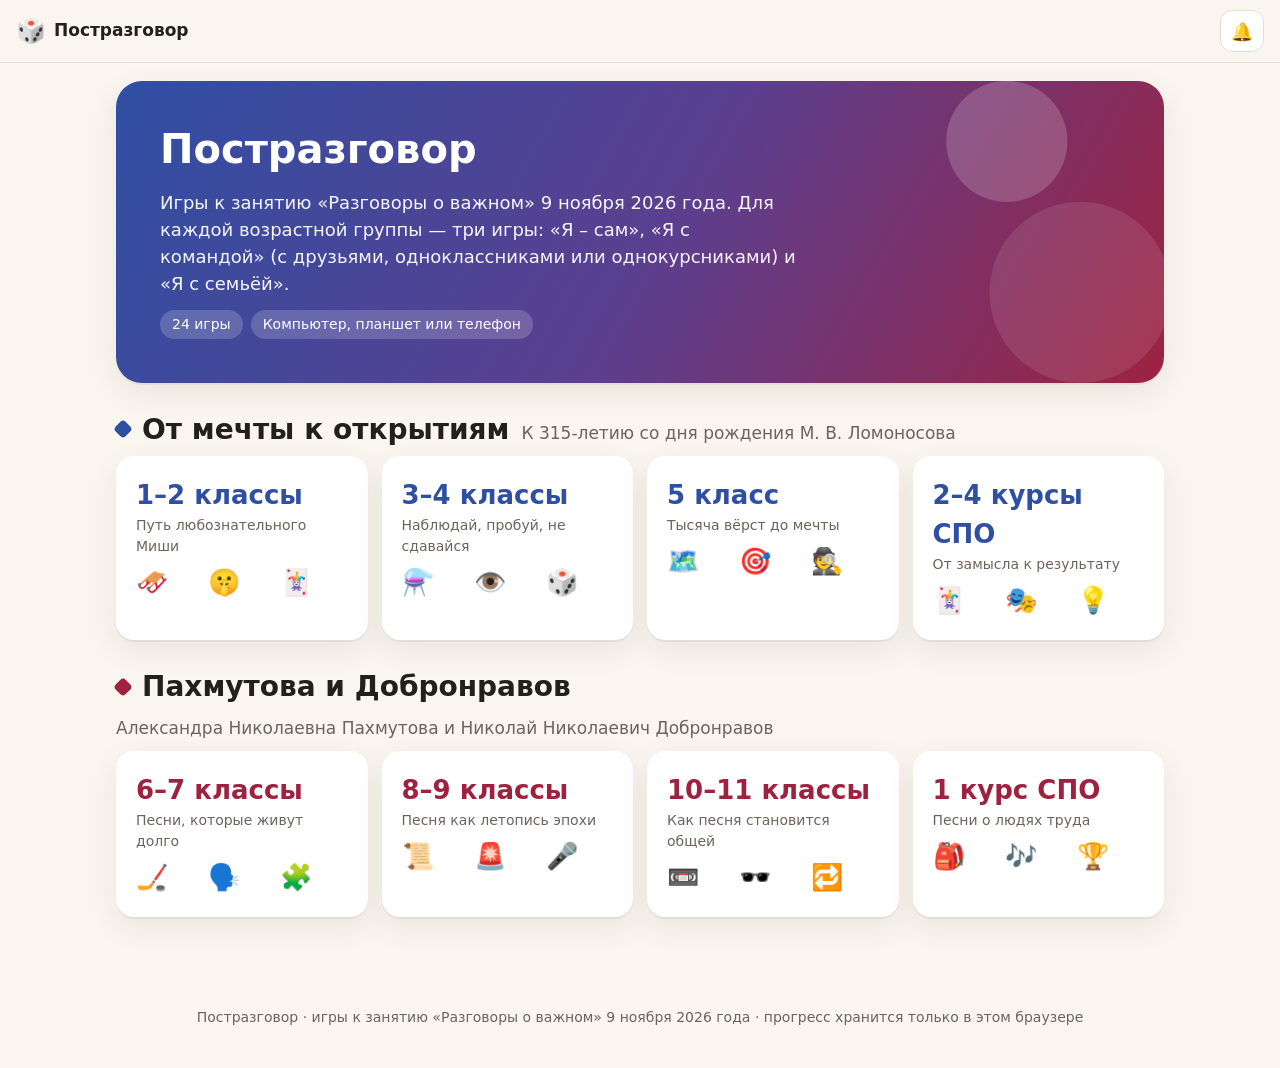
<file: src/index.html>
<!doctype html>
<html lang="ru">
<head>
<meta charset="utf-8">
<meta name="viewport" content="width=device-width, initial-scale=1">
<title>Постразговор</title>
<meta name="description" content="Постразговор: 24 игры к занятию «Разговоры о важном» 9 ноября 2026 года — Ломоносов, Пахмутова и Добронравов. Я – сам, Я с командой, Я с семьёй.">
<link rel="icon" href="data:image/svg+xml,<svg xmlns='http://www.w3.org/2000/svg' viewBox='0 0 100 100'><text y='.9em' font-size='90'>🎲</text></svg>">
<link rel="stylesheet" href="css/style.css">
<!-- Собрать один офлайн-файл: python build.py  →  ../index.html -->
</head>
<body>
<header class="top">
  <a class="brand" href="#/"><span class="em" style="font-size:24px">🎲</span><span>Постразговор</span></a>
  <span class="sp"></span>
  <button class="icon-btn" id="sound" title="Звуки вкл/выкл">🔔</button>
</header>
<main id="app"></main>
<footer>Постразговор · игры к занятию «Разговоры о важном» 9 ноября 2026 года · прогресс хранится только в этом браузере</footer>

<script src="js/content.js"></script>
<script src="js/beats.js"></script>
<script src="js/core.js"></script>
<!-- 1–2 классы -->
<script src="js/games/maze.js"></script>
<script src="js/games/memory.js"></script>
<script src="js/games/mime.js"></script>
<!-- 3–4 классы -->
<script src="js/games/glass.js"></script>
<script src="js/games/board.js"></script>
<script src="js/games/eye.js"></script>
<!-- 5 класс -->
<script src="js/games/verst.js"></script>
<script src="js/games/hints.js"></script>
<script src="js/games/svoya.js"></script>
<!-- 2–4 курсы СПО -->
<script src="js/games/academic.js"></script>
<script src="js/games/inventor.js"></script>
<script src="js/games/bluff.js"></script>
<!-- 6–7 классы -->
<script src="js/games/rhythm.js"></script>
<script src="js/games/emoji.js"></script>
<script src="js/games/alias.js"></script>
<!-- 8–9 классы -->
<script src="js/games/timeline.js"></script>
<script src="js/games/singbattle.js"></script>
<script src="js/games/buzzer.js"></script>
<!-- 10–11 классы -->
<script src="js/games/tape.js"></script>
<script src="js/games/translator.js"></script>
<script src="js/games/spy.js"></script>
<!-- 1 курс СПО -->
<script src="js/games/expedition.js"></script>
<script src="js/games/bracket.js"></script>
<script src="js/games/hum.js"></script>

<script>App.start();</script>
</body>
</html>
</file>
<file: src/css/style.css>
/* ===== Цвета и шрифты (меняйте здесь) ===== */
:root {
  --paper: #faf6ef;
  --card: #ffffff;
  --ink: #23201c;
  --muted: #6b645b;
  --line: #e6ddd0;
  --ok: #2e8b57;
  --bad: #c0392b;

  /* Ломоносов: смальта — ультрамарин и рубин */
  --lom: #2f4fa3;
  --lom-2: #b8342a;
  --lom-soft: #e9eefb;
  /* Пахмутова и Добронравов: винил — бордо и графит */
  --pah: #9e2240;
  --pah-2: #2c2a33;
  --pah-soft: #f9e8ec;

  --accent: var(--lom);
  --accent-2: var(--lom-2);
  --soft: var(--lom-soft);

  --r: 18px;
  --shadow: 0 2px 0 rgba(35, 32, 28, .06), 0 10px 30px rgba(35, 32, 28, .08);
  --font: "Segoe UI", system-ui, -apple-system, Roboto, "Helvetica Neue", Arial, sans-serif;
  --serif: Georgia, "Times New Roman", serif;
  --emoji: "Segoe UI Emoji", "Apple Color Emoji", "Noto Color Emoji", sans-serif;
}

.theme-pah { --accent: var(--pah); --accent-2: var(--pah-2); --soft: var(--pah-soft); }
.theme-lom { --accent: var(--lom); --accent-2: var(--lom-2); --soft: var(--lom-soft); }

* { box-sizing: border-box; }
html { -webkit-text-size-adjust: 100%; }
body {
  margin: 0; background: var(--paper); color: var(--ink);
  font: 17px/1.5 var(--font);
  min-height: 100vh;
}
button, input, select { font: inherit; color: inherit; }
img, svg { max-width: 100%; }
h1, h2, h3 { line-height: 1.2; margin: 0 0 .4em; }
h1 { font-size: clamp(26px, 5vw, 40px); }
h2 { font-size: clamp(21px, 3.6vw, 28px); }
h3 { font-size: 19px; }
p { margin: 0 0 .7em; }
.muted { color: var(--muted); }
.small { font-size: 14px; }
.center { text-align: center; }
.em { font-family: var(--emoji); }
.hidden { display: none !important; }

/* ===== Шапка ===== */
.top {
  position: sticky; top: 0; z-index: 20;
  display: flex; align-items: center; gap: 10px;
  padding: 10px 16px; background: rgba(250, 246, 239, .92);
  backdrop-filter: blur(8px); border-bottom: 1px solid var(--line);
}
.top .brand { font-weight: 700; text-decoration: none; color: var(--ink); display: flex; gap: 8px; align-items: center; min-width: 0; }
.top .brand span:last-child { white-space: nowrap; overflow: hidden; text-overflow: ellipsis; }
.top .sp { flex: 1; }
.icon-btn {
  border: 1px solid var(--line); background: var(--card); border-radius: 12px;
  min-width: 42px; height: 42px; padding: 0 10px; cursor: pointer; font-size: 18px;
}
.icon-btn:hover { border-color: var(--accent); }

main { max-width: 1080px; margin: 0 auto; padding: 18px 16px 60px; }

/* ===== Кнопки ===== */
.btn {
  display: inline-flex; align-items: center; justify-content: center; gap: 8px;
  border: 0; border-radius: 14px; padding: 12px 20px; cursor: pointer;
  background: var(--accent); color: #fff; font-weight: 650; font-size: 17px;
  box-shadow: 0 3px 0 rgba(0, 0, 0, .18); transition: transform .08s, filter .15s;
  text-decoration: none;
}
.btn:hover { filter: brightness(1.08); }
.btn:active { transform: translateY(2px); box-shadow: 0 1px 0 rgba(0, 0, 0, .18); }
.btn:disabled { opacity: .45; cursor: default; filter: none; }
.btn.ghost { background: var(--card); color: var(--ink); border: 1.5px solid var(--line); box-shadow: none; }
.btn.ghost:hover { border-color: var(--accent); }
.btn.ok { background: var(--ok); }
.btn.bad { background: var(--bad); }
.btn.dark { background: var(--accent-2); }
.btn.big { padding: 16px 28px; font-size: 20px; border-radius: 18px; }
.btn.small { padding: 8px 14px; font-size: 15px; border-radius: 11px; }
.row { display: flex; gap: 10px; flex-wrap: wrap; align-items: center; }
.row.c { justify-content: center; }
.stack > * + * { margin-top: 12px; }

/* ===== Главная ===== */
.hero {
  border-radius: 26px; padding: clamp(22px, 5vw, 44px); margin-bottom: 26px; color: #fff;
  background:
    radial-gradient(circle at 85% 20%, rgba(255,255,255,.18) 0 60px, transparent 61px),
    radial-gradient(circle at 92% 70%, rgba(255,255,255,.10) 0 90px, transparent 91px),
    linear-gradient(120deg, var(--lom) 0%, #5b3f8f 52%, var(--pah) 100%);
  box-shadow: var(--shadow);
}
.hero p { max-width: 640px; font-size: 18px; opacity: .95; }
.hero .tags { margin-top: 12px; display: flex; gap: 8px; flex-wrap: wrap; }
.hero .tag { background: rgba(255,255,255,.18); border-radius: 999px; padding: 4px 12px; font-size: 14px; }

.topic { margin: 30px 0 10px; display: flex; align-items: baseline; gap: 12px; flex-wrap: wrap; }
.topic h2 { margin: 0; }
.topic .dot { width: 14px; height: 14px; border-radius: 4px; background: var(--accent); transform: rotate(45deg); flex: none; align-self: center; }

.groups { display: grid; grid-template-columns: repeat(auto-fill, minmax(220px, 1fr)); gap: 14px; }
.group-tile {
  display: block; text-decoration: none; color: var(--ink); background: var(--card);
  border-radius: var(--r); padding: 18px; box-shadow: var(--shadow); border: 2px solid transparent;
  transition: transform .12s, border-color .12s; position: relative; overflow: hidden;
}
.group-tile:hover { transform: translateY(-3px); border-color: var(--accent); }
.group-tile .age { font-size: 26px; font-weight: 800; color: var(--accent); }
.group-tile .em3 { font-size: 26px; letter-spacing: 4px; margin-top: 6px; }
.group-tile .sub { font-size: 14px; color: var(--muted); }

/* ===== Страница группы ===== */
.crumbs { font-size: 14px; color: var(--muted); margin-bottom: 8px; }
.crumbs a { color: var(--muted); }
.games3 { display: grid; grid-template-columns: repeat(auto-fill, minmax(280px, 1fr)); gap: 16px; margin-top: 18px; }
.game-card {
  background: var(--card); border-radius: 22px; box-shadow: var(--shadow); overflow: hidden;
  display: flex; flex-direction: column; border: 2px solid transparent; transition: border-color .12s, transform .12s;
}
.game-card:hover { border-color: var(--accent); transform: translateY(-2px); }
.game-card .cover { height: 132px; display: grid; place-items: center; font-size: 64px; background: var(--soft); position: relative; }
.game-card .mode { position: absolute; left: 12px; top: 12px; background: var(--accent); color: #fff; border-radius: 999px; padding: 3px 12px; font-size: 13px; font-weight: 650; font-family: var(--font); }
.game-card .body { padding: 16px 18px 18px; display: flex; flex-direction: column; gap: 8px; flex: 1; }
.game-card .meta { font-size: 14px; color: var(--muted); display: flex; gap: 12px; flex-wrap: wrap; }
.game-card .btn { margin-top: auto; align-self: flex-start; }

.note {
  background: var(--card); border-left: 5px solid var(--accent); border-radius: 12px;
  padding: 14px 16px; margin-top: 22px; box-shadow: var(--shadow);
}
.hashtags { font-weight: 650; color: var(--accent); word-break: break-word; }

/* ===== Экран игры ===== */
.game-head { display: flex; align-items: center; gap: 12px; margin-bottom: 14px; flex-wrap: wrap; }
.game-head h1 { font-size: clamp(22px, 4vw, 32px); margin: 0; }
.game-head .sp { flex: 1; }
.stage { background: var(--card); border-radius: 24px; box-shadow: var(--shadow); padding: clamp(14px, 3vw, 28px); min-height: 420px; position: relative; overflow: hidden; }
.rules { background: var(--soft); border-radius: 16px; padding: 14px 18px; margin-bottom: 14px; }
.rules ol, .rules ul { margin: 6px 0 0; padding-left: 22px; }
.rules li + li { margin-top: 4px; }

.panel { background: var(--soft); border-radius: 16px; padding: 14px 16px; }
.big-emoji { font-family: var(--emoji); font-size: clamp(64px, 14vw, 120px); line-height: 1.1; }
.title-xl { font-size: clamp(26px, 5vw, 44px); font-weight: 800; line-height: 1.15; }
.pill { display: inline-block; padding: 3px 12px; border-radius: 999px; background: var(--soft); color: var(--accent); font-weight: 650; font-size: 14px; }

/* Игроки и счёт */
.players-setup { max-width: 520px; margin: 0 auto; }
.players-setup .pl-row { display: flex; gap: 8px; align-items: center; margin-bottom: 8px; }
.players-setup input {
  flex: 1; padding: 11px 14px; border-radius: 12px; border: 1.5px solid var(--line); background: #fff; min-width: 0;
}
.players-setup input:focus { outline: none; border-color: var(--accent); }
.swatch { width: 18px; height: 18px; border-radius: 50%; flex: none; }
.score-bar { display: flex; gap: 8px; flex-wrap: wrap; justify-content: center; margin-bottom: 14px; }
.score-chip {
  display: flex; align-items: center; gap: 8px; border-radius: 999px; padding: 6px 14px 6px 8px;
  background: #fff; border: 2px solid var(--line); font-weight: 650;
}
.score-chip.active { border-color: var(--accent); box-shadow: 0 0 0 3px var(--soft); }
.score-chip b { font-size: 20px; min-width: 18px; text-align: center; }

/* Таймер */
.timer { position: relative; width: 84px; height: 84px; margin: 0 auto; }
.timer svg { transform: rotate(-90deg); }
.timer .t { position: absolute; inset: 0; display: grid; place-items: center; font-weight: 800; font-size: 26px; }
.timer.warn .t { color: var(--bad); }

/* Варианты ответа */
.options { display: grid; grid-template-columns: repeat(auto-fit, minmax(220px, 1fr)); gap: 10px; }
.opt {
  text-align: left; padding: 14px 16px; border-radius: 14px; border: 2px solid var(--line); background: #fff;
  cursor: pointer; font-weight: 550; transition: border-color .1s, background .1s;
}
.opt:hover { border-color: var(--accent); }
.opt.right { background: #e3f4ea; border-color: var(--ok); }
.opt.wrong { background: #fbe5e2; border-color: var(--bad); }
.opt:disabled { cursor: default; }
.opt .k { display: inline-grid; place-items: center; width: 26px; height: 26px; border-radius: 8px; background: var(--soft); color: var(--accent); font-weight: 800; margin-right: 8px; font-size: 14px; }

/* Передай устройство */
.pass { text-align: center; padding: 30px 10px; }
.pass .who { font-size: clamp(28px, 6vw, 46px); font-weight: 800; color: var(--accent); }

/* Финал */
.finale { text-align: center; padding: 10px; }
.finale .stars { font-size: 46px; letter-spacing: 6px; font-family: var(--emoji); }
.fact { background: var(--soft); border-radius: 14px; padding: 12px 16px; text-align: left; }
.fact b { color: var(--accent); }

/* Всплывающее окно */
.modal-back { position: fixed; inset: 0; background: rgba(20, 18, 16, .45); display: grid; place-items: center; z-index: 50; padding: 16px; animation: fade .15s; }
.modal { background: #fff; border-radius: 22px; max-width: 560px; width: 100%; padding: 24px; box-shadow: var(--shadow); max-height: 90vh; overflow: auto; animation: pop .2s; }
@keyframes fade { from { opacity: 0 } }
@keyframes pop { from { transform: scale(.92); opacity: 0 } }

.toast { position: fixed; left: 50%; bottom: 22px; transform: translateX(-50%); background: var(--ink); color: #fff; padding: 14px 22px; border-radius: 14px; z-index: 60; animation: fade .2s; max-width: min(640px, calc(100% - 32px)); font-size: 19px; line-height: 1.4; cursor: pointer; box-shadow: 0 8px 30px rgba(0,0,0,.25); }

/* Конфетти */
#confetti { position: fixed; inset: 0; pointer-events: none; z-index: 70; }

/* Анимации */
@keyframes shake { 20%, 60% { transform: translateX(-6px) } 40%, 80% { transform: translateX(6px) } }
.shake { animation: shake .35s; }
@keyframes bounceIn { 0% { transform: scale(.4); opacity: 0 } 70% { transform: scale(1.08) } 100% { transform: scale(1) } }
.bounce { animation: bounceIn .35s; }
@keyframes floaty { 50% { transform: translateY(-6px) } }

/* Для младших — крупнее */
.age-small .stage { font-size: 19px; }
.age-small .btn { font-size: 19px; }

/* ===== Подвал ===== */
footer { text-align: center; color: var(--muted); font-size: 14px; padding: 30px 16px 40px; }

@media (max-width: 560px) {
  body { font-size: 16px; }
  .top .brand span:last-child { max-width: 52vw; }
  .stage { border-radius: 18px; }
  .btn.big { padding: 14px 22px; font-size: 18px; }
}

@media print {
  .top, footer, .game-head, .no-print { display: none !important; }
  .stage { box-shadow: none; }
}
</file>
